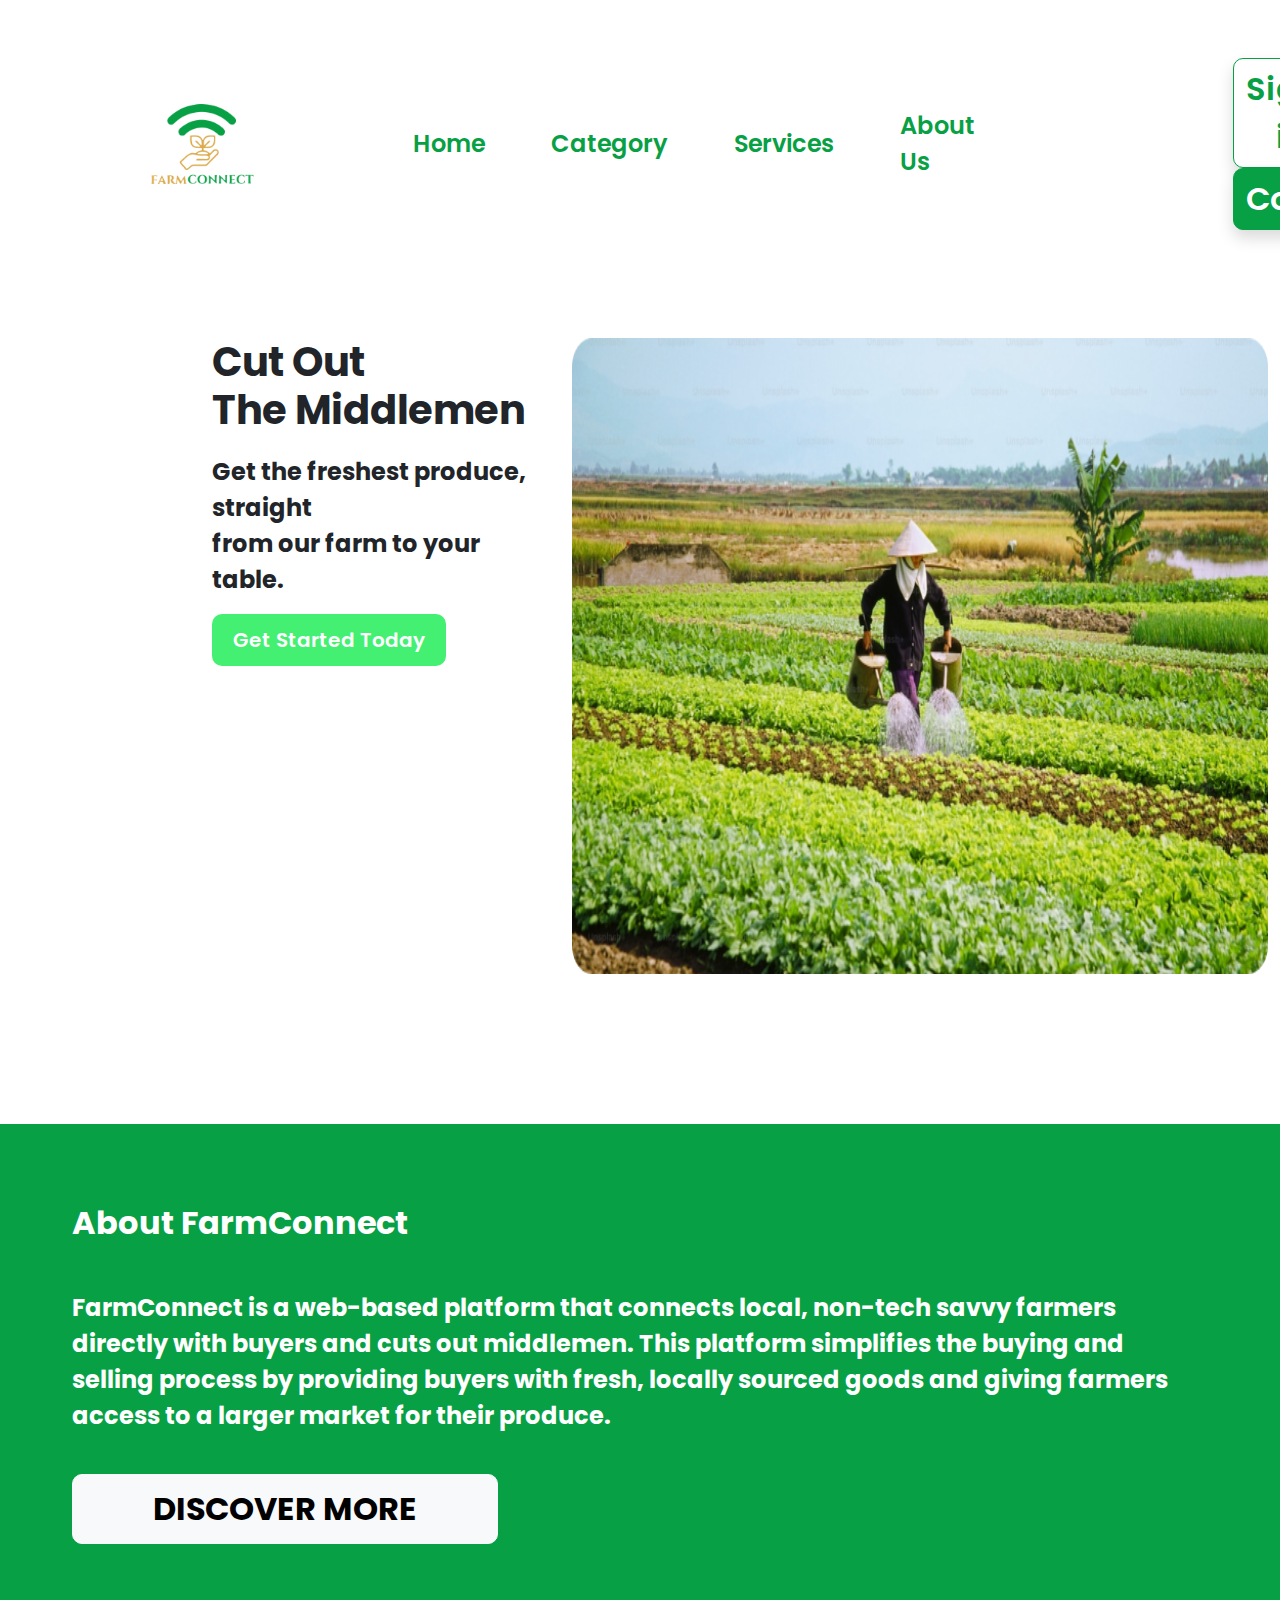
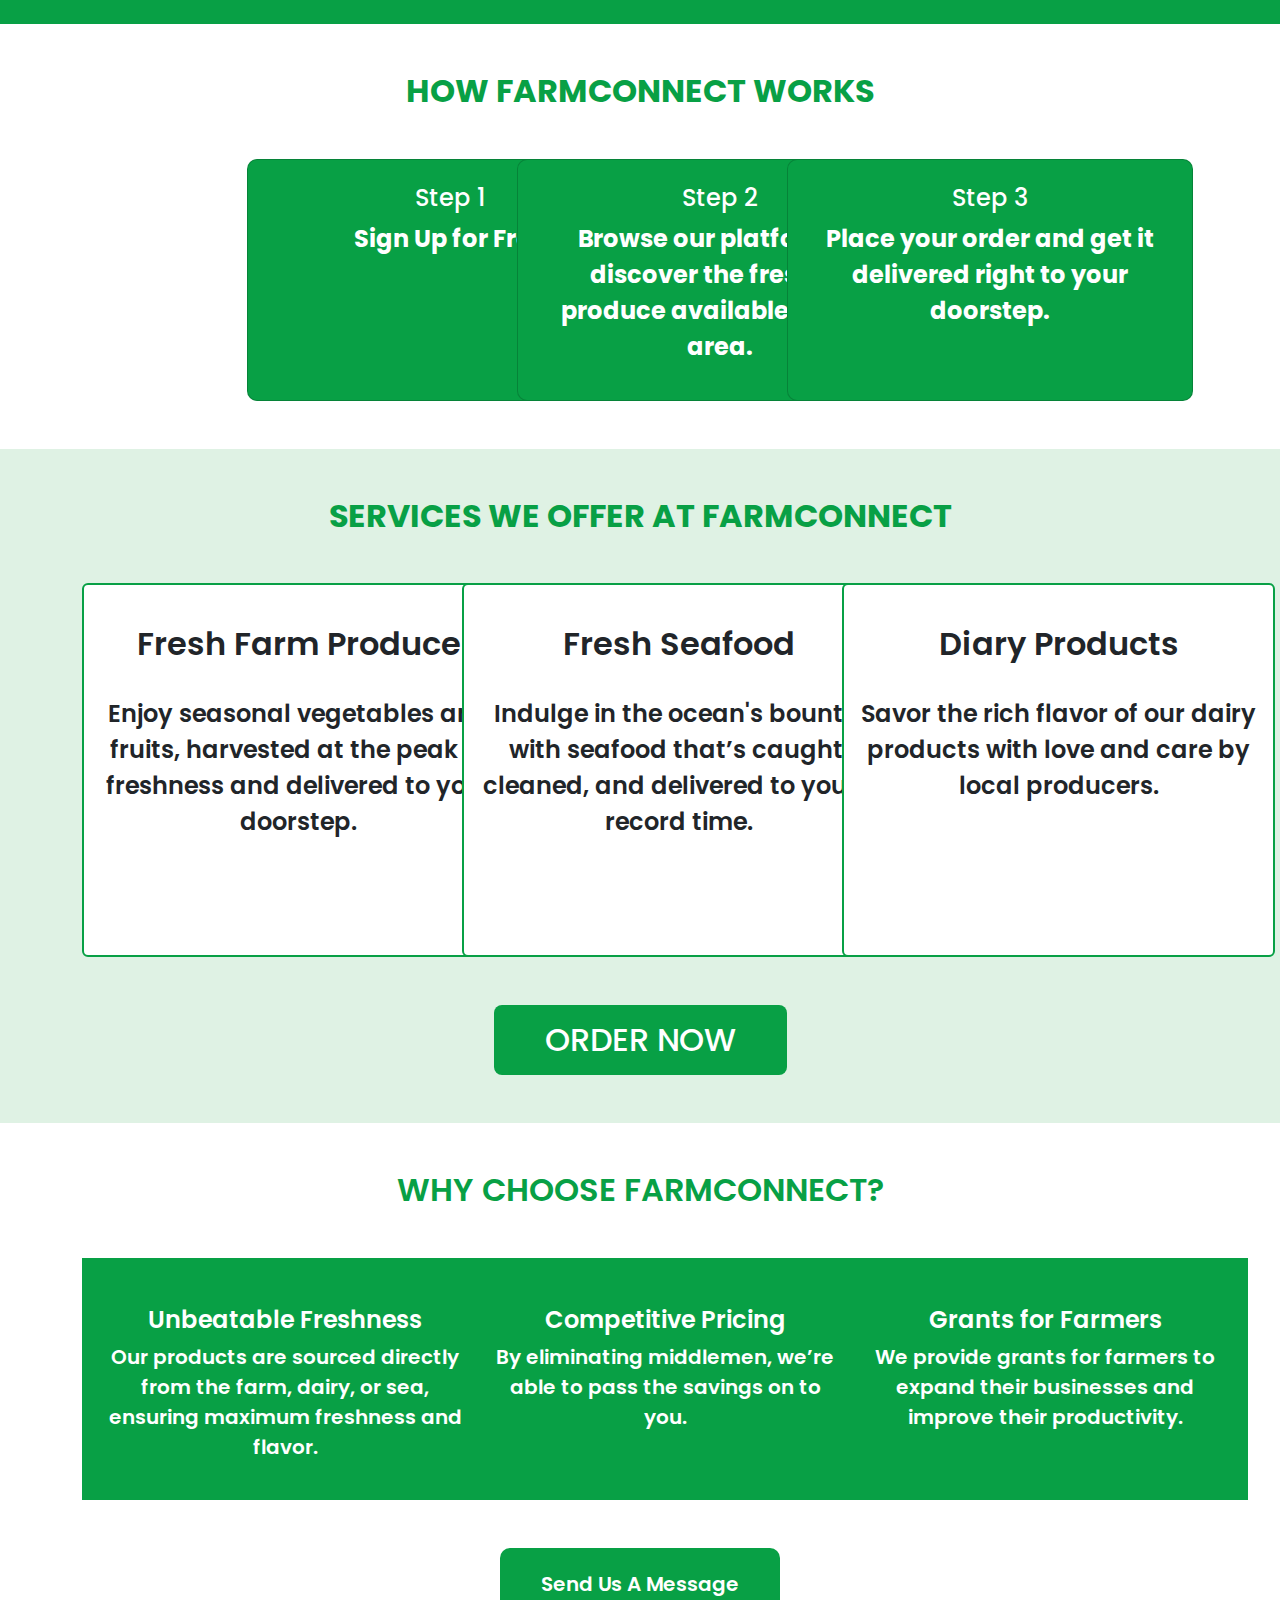
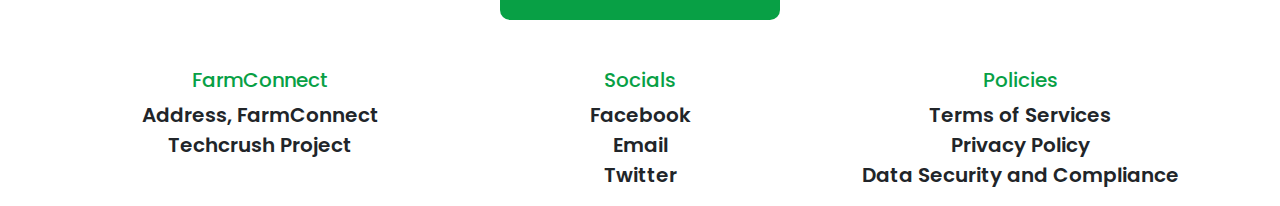
<file: index.html>
<!DOCTYPE html>
<html lang="en">
<head>
    <meta charset="UTF-8">
    <meta name="viewport" content="width=device-width, initial-scale=1.0">


     <!-- Bootstrap CSS -->
     <link
     href="https://cdn.jsdelivr.net/npm/bootstrap@5.0.2/dist/css/bootstrap.min.css"
     rel="stylesheet"
   />

    <!-- css  -->
    <link rel="stylesheet" href="style.css">

    <!-- Google Fonts -->
    <link
      href="https://fonts.googleapis.com/css2?family=Poppins:wght@400;600&display=swap"
      rel="stylesheet"
    />

    <title>FarmConnect</title>
</head>
<body>
  <nav class="navbar navbar-expand-lg">
    <div class="nav-container">
      <a class="logo" href="#"><img src="img/logo2.png" alt="FarmConnect Logo" height="80"></a>
     
      <div class="navbar-li" id="navbarNav">
        <ul class="navbar-nav">
          <li class="nav-item">
            <a class="nav-link" href="#">Home</a>
          </li>
          <li class="nav-item">
            <a class="nav-link" href="#">Category</a>
          </li>
          <li class="nav-item">
            <a class="nav-link" href="#">Services</a>
          </li>
          <li class="nav-item">
            <a class="nav-link" href="#">About Us</a>
          </li>
        </ul>
        
      </div>
      <div class="btns">
        <a href="sign-in.html" class="btn me-5 shadow">Sign-in</a>
        <a href="#" class="btn shadow">Contact</a>
      </div>
    </div>
  </nav>

  <section class="first-section">
    <div class="container-fluid">
      <div class="row">
        <div class="col-lg-4">
          <h1>Cut Out <br>The Middlemen</h1>
          <p>Get the freshest produce, straight <br>from our farm to your table.</p>
          <a href="sign-up_farmer.html" class="btn btn-lg">Get Started Today</a>
        </div>
        <div class="col-lg-8">
          <img src="img/farmer_working.png" alt="Farmer working" class="img-fluid">
        </div>
      </div>
    </div>
  </section>

  <section class="second-section text-white">
    <div class="container-fluid">
      <div class="row">
        <div>
          <h2>About FarmConnect</h2>
          <p class="mt-5">FarmConnect is a web-based platform that connects local, non-tech savvy farmers directly with buyers and cuts out middlemen. This platform simplifies the buying and selling process by providing buyers with fresh, locally sourced goods and giving farmers access to a larger market for their produce.</p>
          <a href="#" class="btn btn-light mt-4">Discover More</a>
        </div>
      </div>
    </div>
  </section>

  <section class="third-section py-5">
    <div class="container-fluid">
      <h2 class="section-header text-center">How FarmConnect Works</h2>
      <div class="row justify-content-center text-center mt-5">
        <div class="col-md-3">
          <div class="card p-4">
            <h4>Step 1</h4>
            <p>Sign Up for Free</p>
          </div>
        </div>
        <div class="col-md-3">
          <div class="card p-4">
            <h4>Step 2</h4>
            <p>Browse our platform to discover the freshest produce available in your area.</p>
          </div>
        </div>
        <div class="col-md-3">
          <div class="card p-4">
            <h4>Step 3</h4>
            <p>Place your order and get it delivered right to your doorstep.</p>
          </div>
        </div>
      </div>
    </div>
  </section>

  <section class="fourth-section py-5">
    <div class="container">
      <h2 class="section-header text-center">Services We Offer at FarmConnect</h2>
      <div class="row text-center mt-5">
        <div class="col-md-4">
          <div class="card p-3">
            <h4 class="p-4">Fresh Farm Produce</h4>
            <p>Enjoy seasonal vegetables and fruits, harvested at the peak of freshness and delivered to your doorstep.</p>
          </div>
        </div>
        <div class="col-md-4">
          <div class="card p-3">
            <h4 class="p-4">Fresh Seafood</h4>
            <p>Indulge in the ocean's bounty, with seafood that’s caught, cleaned, and delivered to you in record time.</p>
          </div>
        </div>
        <div class="col-md-4">
          <div class="card p-3">
            <h4 class="p-4">Diary Products</h4>
            <p>Savor the rich flavor of our dairy products with love and care by local producers.</p>
          </div>
        </div>
      </div>
      <div class="text-center mt-5">
        <a href="#" class="btn btn-lg">Order Now</a>
      </div>
    </div>
  </section>

  <section class="fifth-section py-5">
    <div class="container">
      <h2 class="section-header text-center">Why Choose FarmConnect?</h2>
      <div class="row text-center why-cards mt-5">
        <div class="col-md-4">
          <div class="why-card p-4">
            <h4 class="mt-4">Unbeatable Freshness</h4>
            <p>Our products are sourced directly from the farm, dairy, or sea, ensuring maximum freshness and flavor.</p>
          </div>
        </div>
        <div class="col-md-4">
          <div class="why-card p-4">
            <h4 class="mt-4">Competitive Pricing</h4>
            <p>By eliminating middlemen, we’re able to pass the savings on to you.</p>
          </div>
        </div>
        <div class="col-md-4">
          <div class="why-card p-4">
            <h4 class="mt-4">Grants for Farmers</h4>
            <p>We provide grants for farmers to expand their businesses and improve their productivity.</p>
          </div>
        </div>
      </div>
      <div class="text-center mt-5 send-btn">
        <a href="#" class="btn">Send Us A Message</a>
      </div>
    </div>
  </section>

   <!-- Footer -->
   <footer>
    <div class="container">
      <div class="row">
        <div class="col-md-4">
          <h5>FarmConnect</h5>
          <p>Address, FarmConnect <br>Techcrush Project</p>
        </div>
        <div class="col-md-4">
          <h5>Socials</h5>
          <p>Facebook <br>Email <br>Twitter</p>
        </div>
        <div class="col-md-4">
          <h5>Policies</h5>
          <p>Terms of Services <br>Privacy Policy <br>Data Security and Compliance</p>

</body>
</html>
</file>
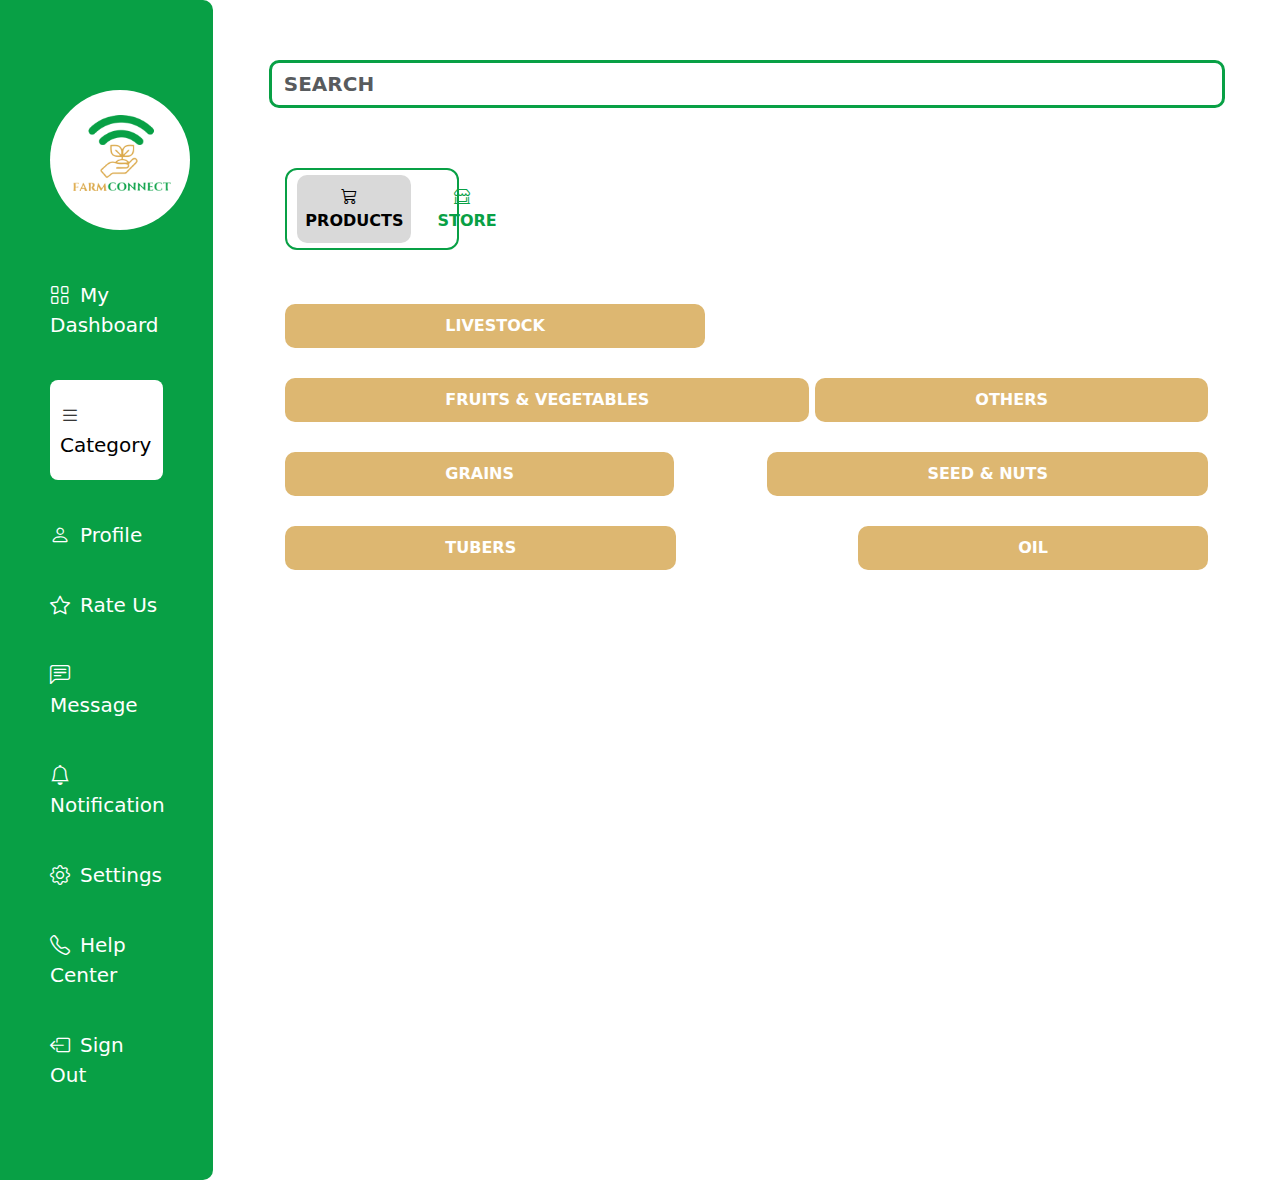
<file: category.html>
<!DOCTYPE html>
<html lang="en">
  <head>
    <meta charset="UTF-8" />
    <meta name="viewport" content="width=device-width, initial-scale=1.0" />

    <!-- Bootstrap CSS -->
    <link
      href="https://cdn.jsdelivr.net/npm/bootstrap@5.0.2/dist/css/bootstrap.min.css"
      rel="stylesheet"
    />

    <!-- Bootstrap Icons -->
  <link href="https://cdn.jsdelivr.net/npm/bootstrap-icons/font/bootstrap-icons.css" rel="stylesheet">

    <!-- Style  -->
    <link rel="stylesheet" href="category.css" />

    <!-- Java Script  -->
    <script type="text/javascript" src="script.js" defer></script>

    <!-- Google Fonts -->
    <link
      href="https://fonts.googleapis.com/css2?family=Poppins:wght@400;600&display=swap"
      rel="stylesheet"
    />

    <title>Buyers Dashboard</title>
  </head>
<body>
    <div class="container-fluid">
        <div class="row">

            <!-- sidebar  -->
             <div class="col-md-2 sidebar">
                <div class="logo"><img src="img/logo2.png" alt="farmConnect logo"></div>
                
                <a href="buyers-db.html" class="inactive"><i class="bi bi-grid "></i>My Dashboard</a>
            
                <a href="#" class="active"><i class="bi bi-list"></i>Category</a>
                <a href="profile.html" class="inactive"><i class="bi bi-person"></i>Profile</a>
                <a href="rate-us.html" class="inactive"><i class="bi bi-star"></i>Rate Us</a>
                <a href="message.html" class="inactive"><i class="bi bi-chat-left-text"></i>Message</a>
                <a href="notification.html" class="inactive"><i class="bi bi-bell"></i>Notification</a>
                <a href="settings.html" class="inactive"><i class="bi bi-gear"></i>Settings</a>
                <a href="help-center.html" class="inactive"><i class="bi bi-telephone"></i>Help Center</a>
                <a href="sign-in.html" class="inactive"><i class="bi bi-box-arrow-left"></i></i>Sign Out</a>
             </div>

              <!-- main  -->
              <div class="col-md-10">
                <div class="search-bar col-md-11">
                    
                    <input type="text" class="form-control"  placeholder="Search">
                </div>

        
                <div class="toggle-btns d-flex col-md-2">
                    <button class="toggle-btn active" id="productsToggle"  onclick="productsClick()">
                      <i class="bi bi-cart3"></i>PRODUCTS
                    </button>
                    <button class="toggle-btn inactive" id="storeToggle"  onclick="storeClick()">
                        <i class="bi bi-shop-window"></i>STORE
                    </button>
                  </div> 
                    
                    <div class="categories  d-flex flex-wrap mt-4"> 
                        <button class="category">LIVESTOCK</button> 
                        <button class="category">FRUITS & VEGETABLES</button> 
                        <button class="category">OTHERS</button>
                        <button class="category">GRAINS</button> 
                        <button class="category">SEED & NUTS</button> 
                        <button class="category">TUBERS</button> 
                        <button class="category">OIL</button> 
                    </div>
              </div>

    
</body>
</html>
</file>
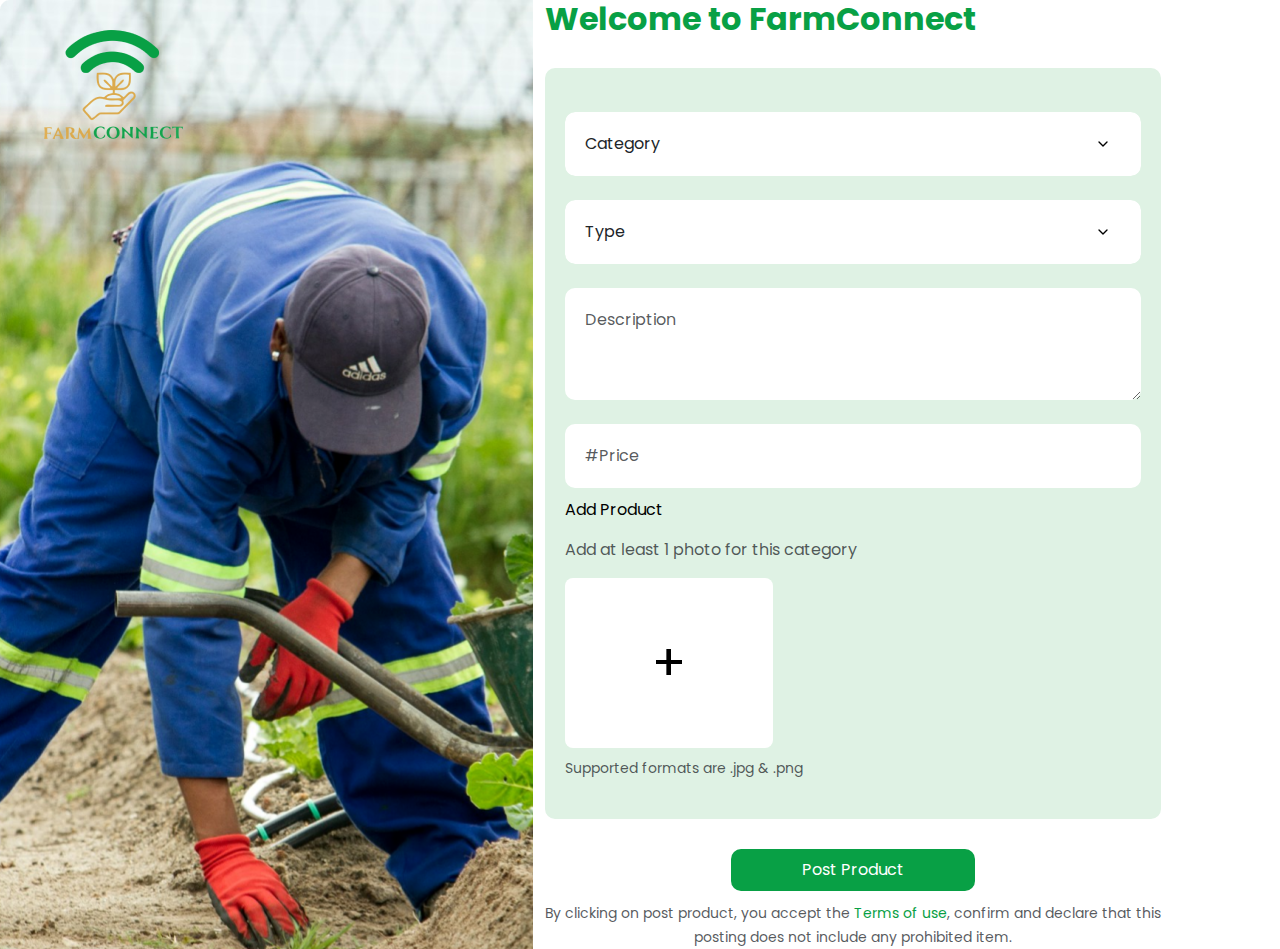
<file: farmers-db.html>
<!DOCTYPE html>
<html lang="en">
  <head>
    <meta charset="UTF-8" />
    <meta name="viewport" content="width=device-width, initial-scale=1.0" />

    <!-- Bootstrap CSS -->
    <link
      href="https://cdn.jsdelivr.net/npm/bootstrap@5.0.2/dist/css/bootstrap.min.css"
      rel="stylesheet"
    />
    <!-- Style  -->
    <link rel="stylesheet" href="farmers-db.css" />

    <!-- Java Script  -->
    <script type="text/javascript" src="script.js" defer></script>

    <!-- Google Fonts -->
    <link
      href="https://fonts.googleapis.com/css2?family=Poppins:wght@400;600&display=swap"
      rel="stylesheet"
    />

    <title>Farmers Dashboard</title>
  </head>
<body>
    <div class="container-fluid">
        <div class="row db-container">

            <!-- Left panel -->
        <div class="col-md-5 left-panel">
            <div class="row">
            <div>
                <img src="img/logo2.png" alt="FarmConnect Logo" class="logo" />
              </div>
        </div>
    </div>

        <!-- Right panel  -->
<div class="col-md-6 d-flex flex-column justify-content-center p-">
        <h1>Welcome to FarmConnect</h1>
      <form>
        <div class="form-group"> <label for="category"></label> <select class="form-control" id="category"> <option>Category</option></select> </div>

        <div class="form-group"> <label for="type"></label> <select class="form-control" id="type"> <option>Type</option> 
         </select> </div>

         <div class="form-group"> <label for="description"></label> <textarea class="form-control" id="description" rows="3" placeholder="Description"></textarea> </div>

         <div class="form-group"> <label for="price"></label> <input type="number" class="form-control" id="price" placeholder="#Price"> </div>

         <div>
         <p>Add Product</p>
         <p class="text-muted">Add at least 1 photo for this category</p>
        </div>

         <div class="form-group add-image-container"> <label for="photo" class="image-box">
            <span class="plus">+</span>
         </label> 
            
            <input type="file" class="form-control-file" id="photo" accept=".jpg, .png"> 
         </div>
         <div class="form-text text-muted">Supported formats are .jpg & .png
        </div>
      </form>

      <div class="submit-btn">
        <div><button type="submit" class="btn">Post Product</button> </div>
      <div><small class="form-text text-muted"> By clicking on post product, you accept the <a href="#">Terms of use</a>, confirm and declare that this posting does not include any prohibited item. </small></div>
    </div>
 

 </div>
    
    
</body>
</html>
</file>
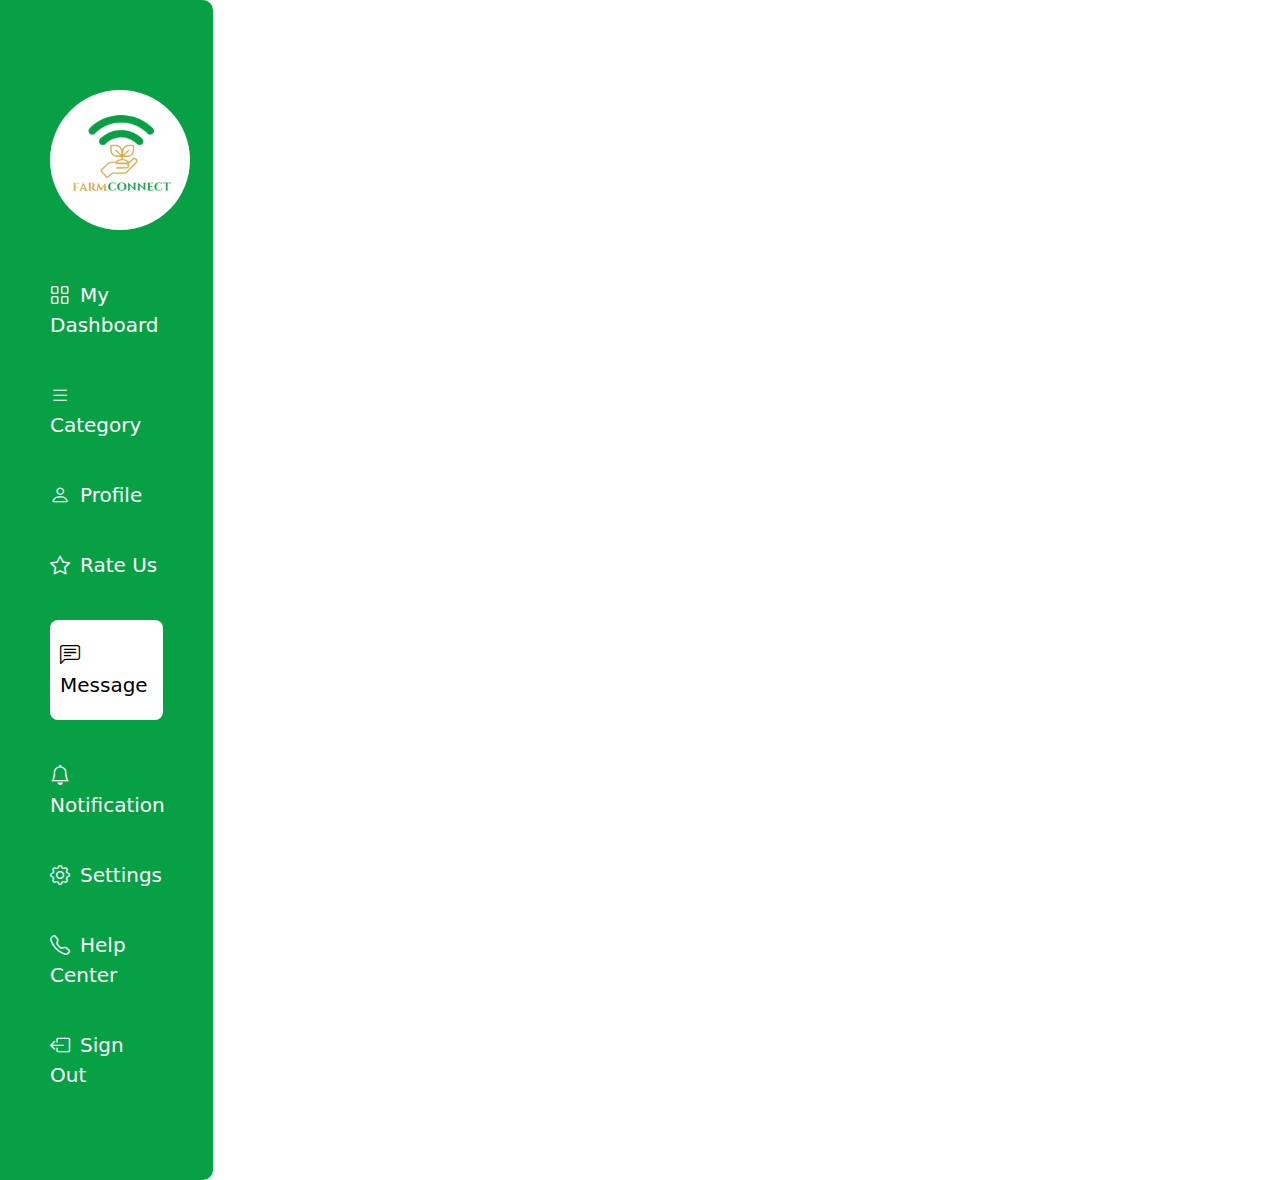
<file: message.html>
<!DOCTYPE html>
<html lang="en">
  <head>
    <meta charset="UTF-8" />
    <meta name="viewport" content="width=device-width, initial-scale=1.0" />

    <!-- Bootstrap CSS -->
    <link
      href="https://cdn.jsdelivr.net/npm/bootstrap@5.0.2/dist/css/bootstrap.min.css"
      rel="stylesheet"
    />

    <!-- Bootstrap Icons -->
  <link href="https://cdn.jsdelivr.net/npm/bootstrap-icons/font/bootstrap-icons.css" rel="stylesheet">

    <!-- Style  -->
    <link rel="stylesheet" href="message.css" />

    <!-- Java Script  -->
    <script type="text/javascript" src="script.js" defer></script>

    <!-- Google Fonts -->
    <link
      href="https://fonts.googleapis.com/css2?family=Poppins:wght@400;600&display=swap"
      rel="stylesheet"
    />

    <title>Buyers Dashboard</title>
  </head>
<body>
    <div class="container-fluid">
        <div class="row">

            <!-- sidebar  -->
             <div class="col-md-2 sidebar">
                <div class="logo"><img src="img/logo2.png" alt="farmConnect logo"></div>
                
                <a href="buyers-db.html" class="inactive"><i class="bi bi-grid "></i>My Dashboard</a>
            
                <a href="#" class="inactive"><i class="bi bi-list"></i>Category</a>
                <a href="profile.html" class="inactive"><i class="bi bi-person"></i>Profile</a>
                <a href="rate-us.html" class="inactive"><i class="bi bi-star"></i>Rate Us</a>
                <a href="message.html" class="active"><i class="bi bi-chat-left-text"></i>Message</a>
                <a href="notification.html" class="inactive"><i class="bi bi-bell"></i>Notification</a>
                <a href="settings.html" class="inactive"><i class="bi bi-gear"></i>Settings</a>
                <a href="help-center.html" class="inactive"><i class="bi bi-telephone"></i>Help Center</a>
                <a href="sign-in.html" class="inactive"><i class="bi bi-box-arrow-left"></i></i>Sign Out</a>
             </div>
    
</body>
</html>
</file>
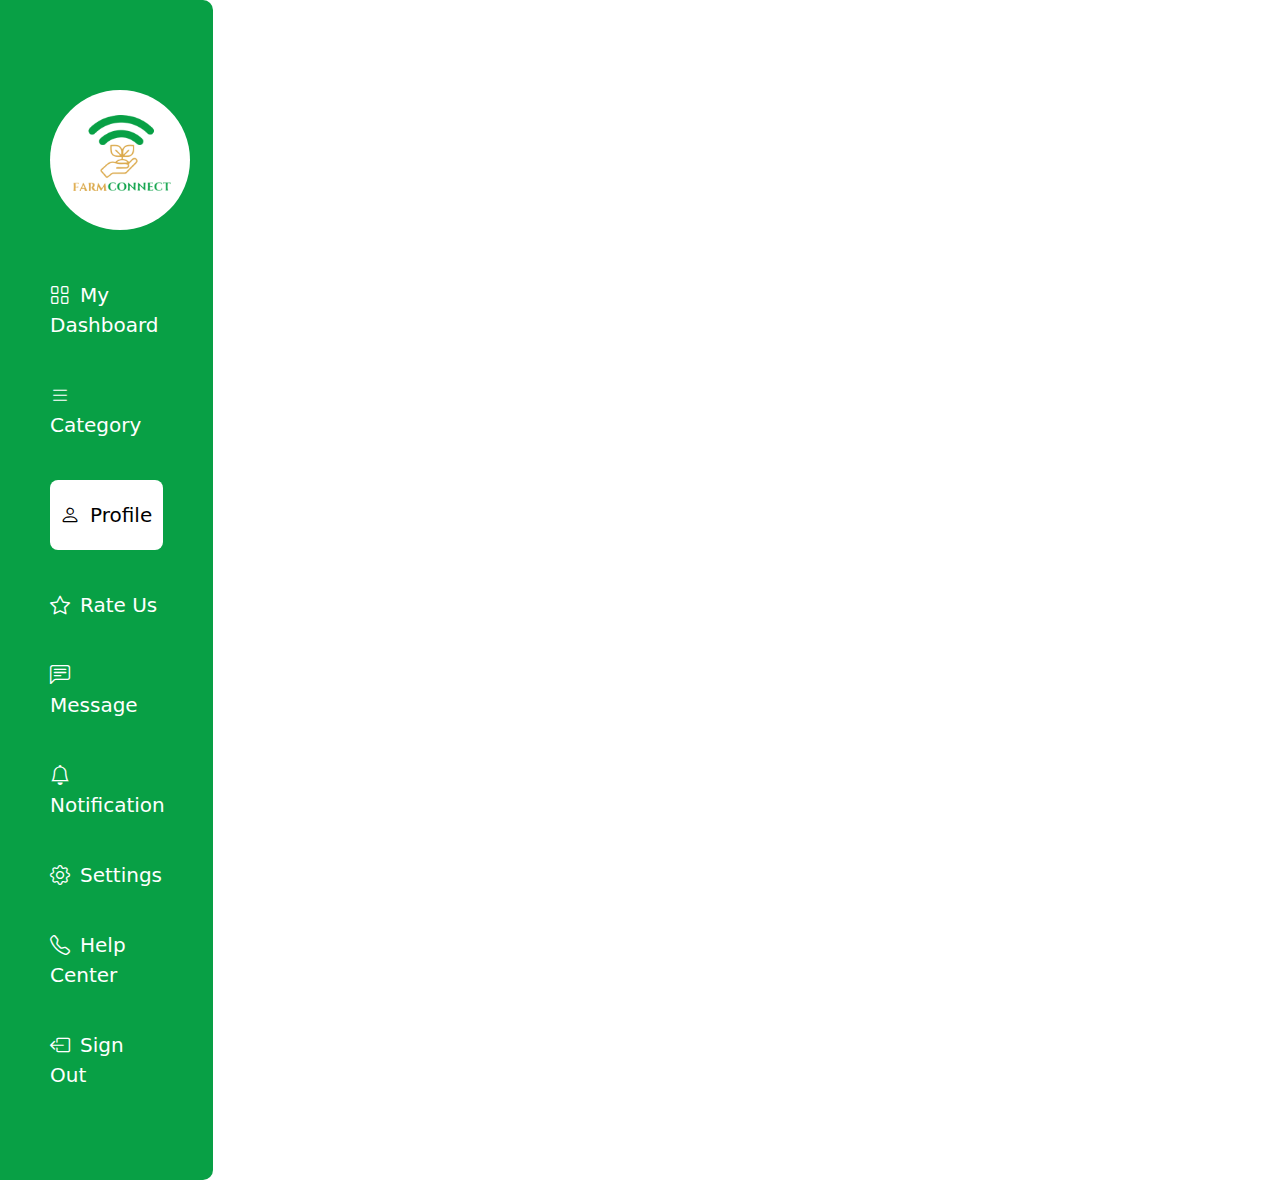
<file: profile.html>
<!DOCTYPE html>
<html lang="en">
  <head>
    <meta charset="UTF-8" />
    <meta name="viewport" content="width=device-width, initial-scale=1.0" />

    <!-- Bootstrap CSS -->
    <link
      href="https://cdn.jsdelivr.net/npm/bootstrap@5.0.2/dist/css/bootstrap.min.css"
      rel="stylesheet"
    />

    <!-- Bootstrap Icons -->
  <link href="https://cdn.jsdelivr.net/npm/bootstrap-icons/font/bootstrap-icons.css" rel="stylesheet">

    <!-- Style  -->
    <link rel="stylesheet" href="profile.css" />

    <!-- Java Script  -->
    <script type="text/javascript" src="script.js" defer></script>

    <!-- Google Fonts -->
    <link
      href="https://fonts.googleapis.com/css2?family=Poppins:wght@400;600&display=swap"
      rel="stylesheet"
    />

    <title>Buyers Dashboard</title>
  </head>
<body>
    <div class="container-fluid">
        <div class="row">

            <!-- sidebar  -->
             <div class="col-md-2 sidebar">
                <div class="logo"><img src="img/logo2.png" alt="farmConnect logo"></div>
                
                <a href="buyers-db.html" class="inactive"><i class="bi bi-grid "></i>My Dashboard</a>
            
                <a href="category.html" class="inactive"><i class="bi bi-list"></i>Category</a>
                <a href="#" class="active"><i class="bi bi-person"></i>Profile</a>
                <a href="rate-us.html" class="inactive"><i class="bi bi-star"></i>Rate Us</a>
                <a href="message.html" class="inactive"><i class="bi bi-chat-left-text"></i>Message</a>
                <a href="notification.html" class="inactive"><i class="bi bi-bell"></i>Notification</a>
                <a href="settings.html" class="inactive"><i class="bi bi-gear"></i>Settings</a>
                <a href="help-center.html" class="inactive"><i class="bi bi-telephone"></i>Help Center</a>
                <a href="sign-in.html" class="inactive"><i class="bi bi-box-arrow-left"></i></i>Sign Out</a>
             </div>
    
</body>
</html>
</file>
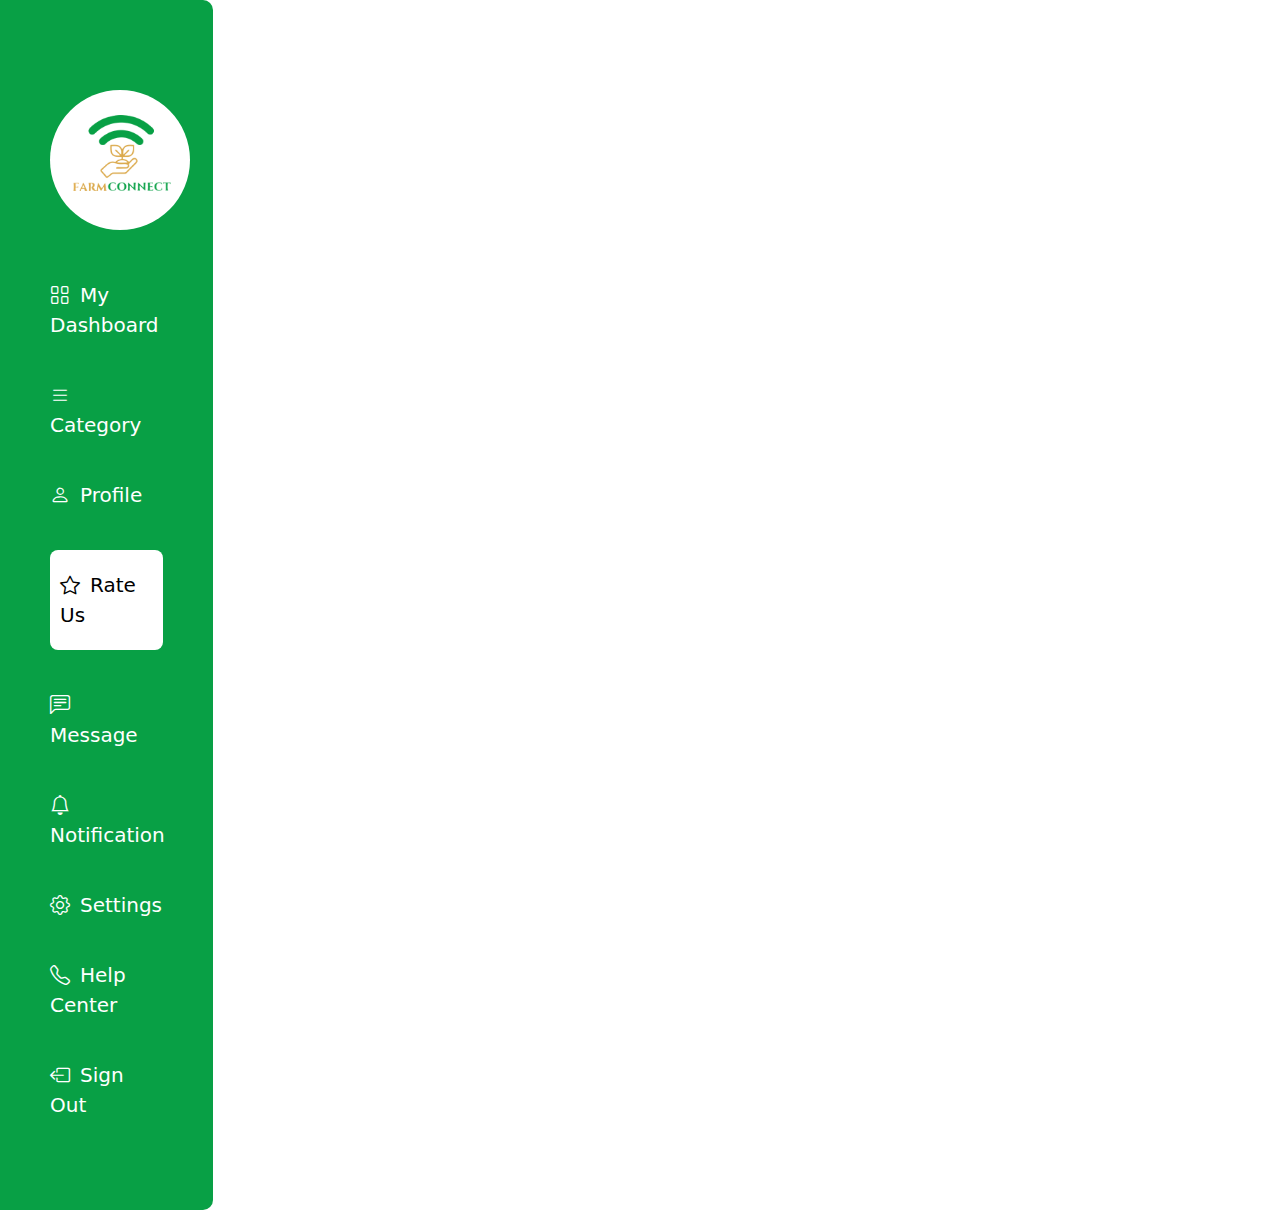
<file: rate-us.html>
<!DOCTYPE html>
<html lang="en">
  <head>
    <meta charset="UTF-8" />
    <meta name="viewport" content="width=device-width, initial-scale=1.0" />

    <!-- Bootstrap CSS -->
    <link
      href="https://cdn.jsdelivr.net/npm/bootstrap@5.0.2/dist/css/bootstrap.min.css"
      rel="stylesheet"
    />

    <!-- Bootstrap Icons -->
  <link href="https://cdn.jsdelivr.net/npm/bootstrap-icons/font/bootstrap-icons.css" rel="stylesheet">

    <!-- Style  -->
    <link rel="stylesheet" href="rate-us.css" />

    <!-- Java Script  -->
    <script type="text/javascript" src="script.js" defer></script>

    <!-- Google Fonts -->
    <link
      href="https://fonts.googleapis.com/css2?family=Poppins:wght@400;600&display=swap"
      rel="stylesheet"
    />

    <title>Buyers Dashboard</title>
  </head>
<body>
    <div class="container-fluid">
        <div class="row">

            <!-- sidebar  -->
             <div class="col-md-2 sidebar">
                <div class="logo"><img src="img/logo2.png" alt="farmConnect logo"></div>
                
                <a href="buyers-db.html" class="inactive"><i class="bi bi-grid "></i>My Dashboard</a>
            
                <a href="#" class="inactive"><i class="bi bi-list"></i>Category</a>
                <a href="profile.html" class="inactive"><i class="bi bi-person"></i>Profile</a>
                <a href="rate-us.html" class="active"><i class="bi bi-star"></i>Rate Us</a>
                <a href="message.html" class="inactive"><i class="bi bi-chat-left-text"></i>Message</a>
                <a href="notification.html" class="inactive"><i class="bi bi-bell"></i>Notification</a>
                <a href="settings.html" class="inactive"><i class="bi bi-gear"></i>Settings</a>
                <a href="help-center.html" class="inactive"><i class="bi bi-telephone"></i>Help Center</a>
                <a href="sign-in.html" class="inactive"><i class="bi bi-box-arrow-left"></i></i>Sign Out</a>
             </div>
    
</body>
</html>
</file>
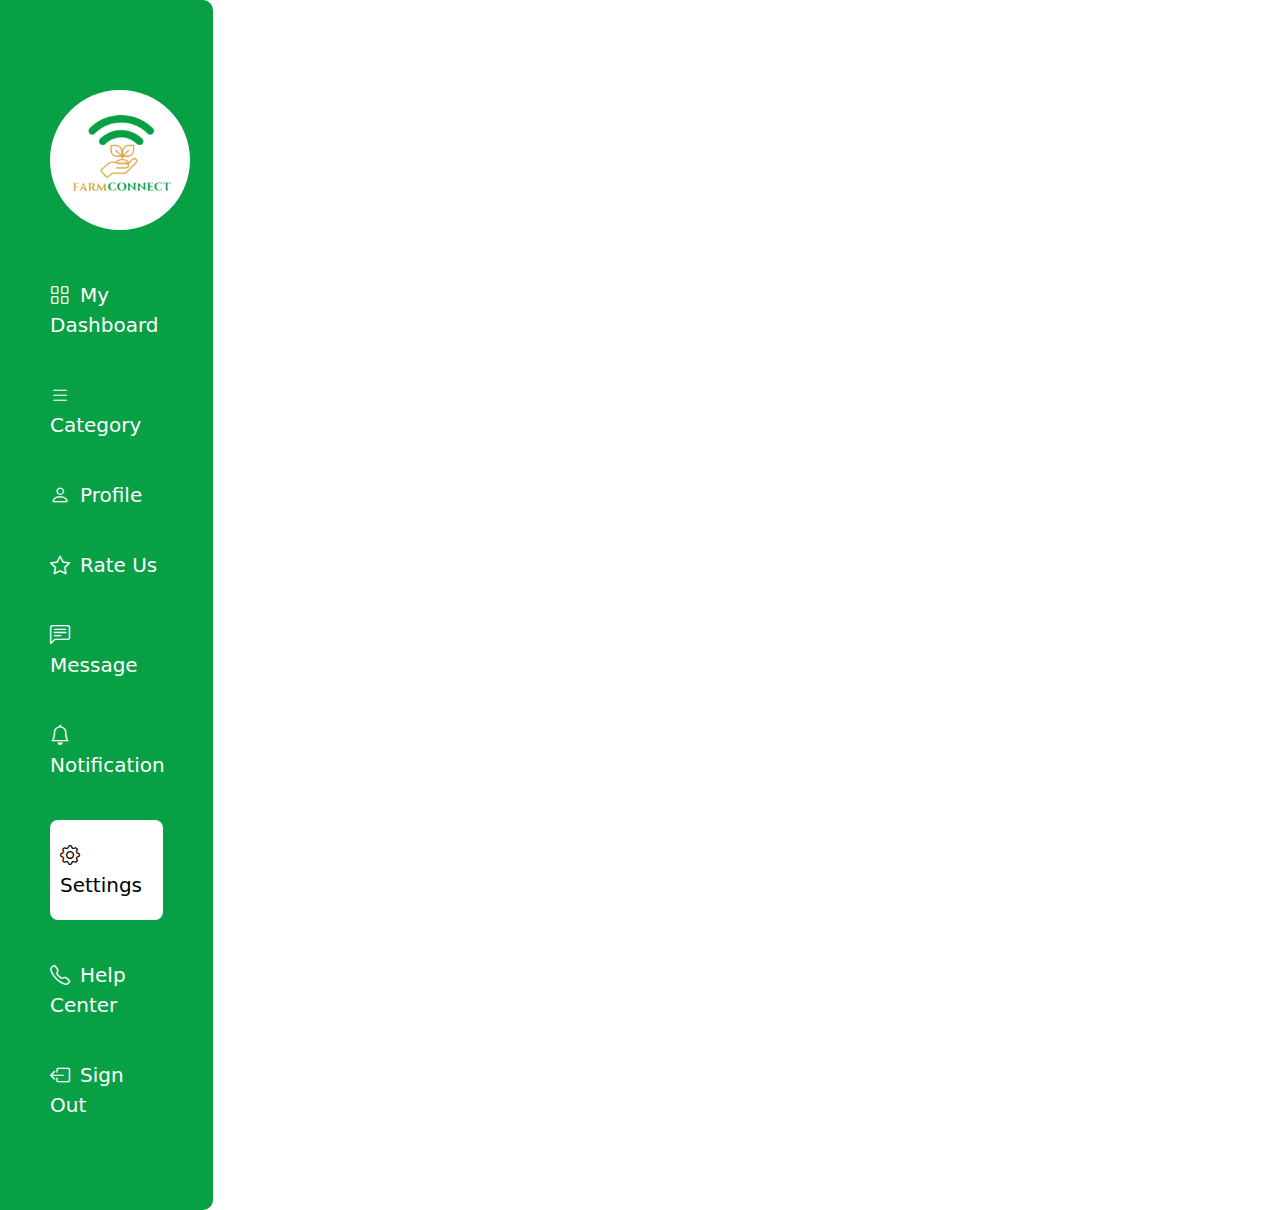
<file: settings.html>
<!DOCTYPE html>
<html lang="en">
  <head>
    <meta charset="UTF-8" />
    <meta name="viewport" content="width=device-width, initial-scale=1.0" />

    <!-- Bootstrap CSS -->
    <link
      href="https://cdn.jsdelivr.net/npm/bootstrap@5.0.2/dist/css/bootstrap.min.css"
      rel="stylesheet"
    />

    <!-- Bootstrap Icons -->
  <link href="https://cdn.jsdelivr.net/npm/bootstrap-icons/font/bootstrap-icons.css" rel="stylesheet">

    <!-- Style  -->
    <link rel="stylesheet" href="settings.css" />

    <!-- Java Script  -->
    <script type="text/javascript" src="script.js" defer></script>

    <!-- Google Fonts -->
    <link
      href="https://fonts.googleapis.com/css2?family=Poppins:wght@400;600&display=swap"
      rel="stylesheet"
    />

    <title>Buyers Dashboard</title>
  </head>
<body>
    <div class="container-fluid">
        <div class="row">

            <!-- sidebar  -->
             <div class="col-md-2 sidebar">
                <div class="logo"><img src="img/logo2.png" alt="farmConnect logo"></div>
                
                <a href="buyers-db.html" class="inactive"><i class="bi bi-grid "></i>My Dashboard</a>
            
                <a href="#" class="inactive"><i class="bi bi-list"></i>Category</a>
                <a href="profile.html" class="inactive"><i class="bi bi-person"></i>Profile</a>
                <a href="rate-us.html" class="inactive"><i class="bi bi-star"></i>Rate Us</a>
                <a href="message.html" class="inactive"><i class="bi bi-chat-left-text"></i>Message</a>
                <a href="notification.html" class="inactive"><i class="bi bi-bell"></i>Notification</a>
                <a href="settings.html" class="active"><i class="bi bi-gear"></i>Settings</a>
                <a href="help-center.html" class="inactive"><i class="bi bi-telephone"></i>Help Center</a>
                <a href="sign-in.html" class="inactive"><i class="bi bi-box-arrow-left"></i></i>Sign Out</a>
             </div>
    
</body>
</html>
</file>
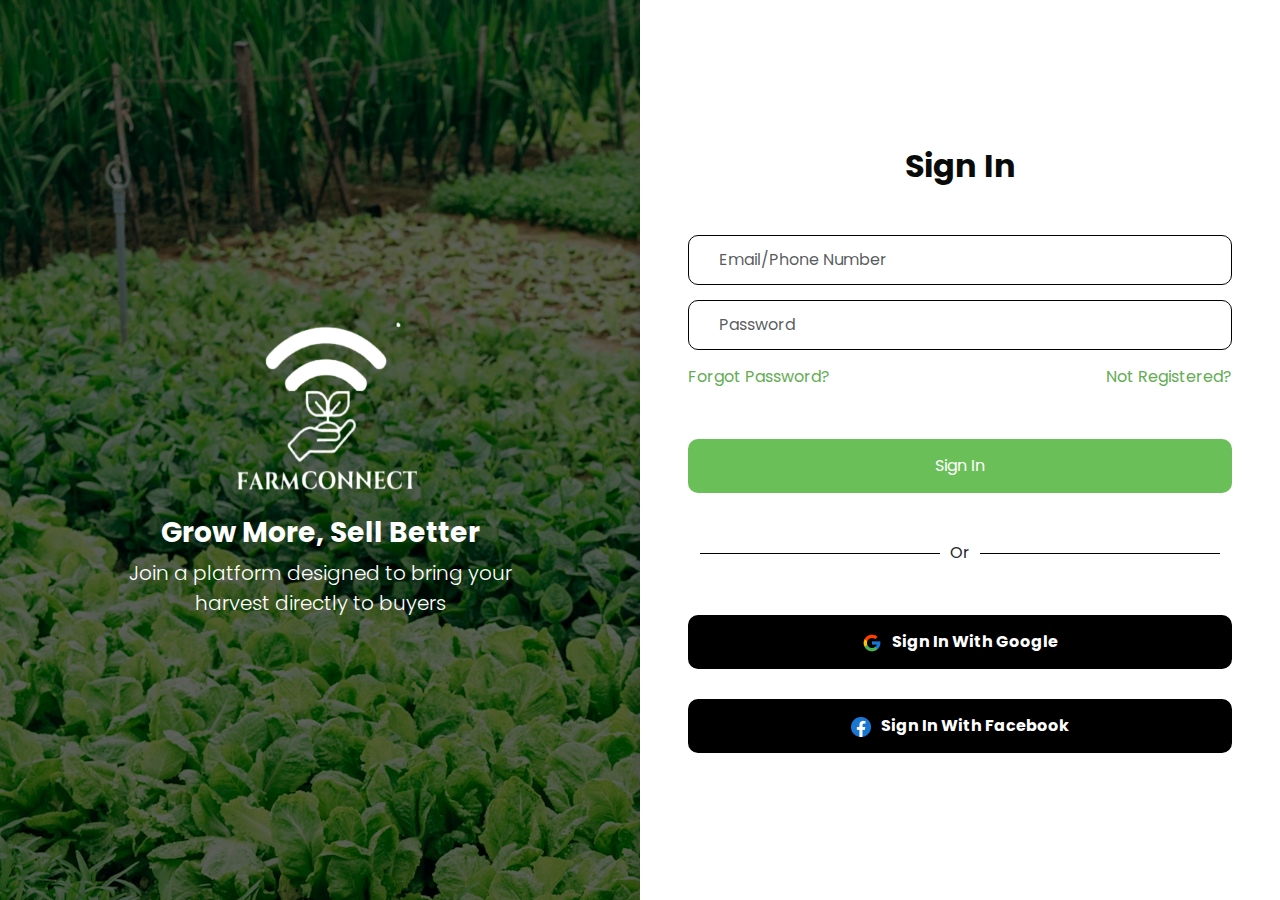
<file: sign-in.html>
<!DOCTYPE html>
<html lang="en">
  <head>
    <meta charset="UTF-8" />
    <meta name="viewport" content="width=device-width, initial-scale=1.0" />

    <!-- Bootstrap CSS -->
    <link
      href="https://cdn.jsdelivr.net/npm/bootstrap@5.0.2/dist/css/bootstrap.min.css"
      rel="stylesheet"
    />
    <!-- Style  -->
    <link rel="stylesheet" href="sign-in.css" />

    <!-- Java Script  -->
    <script type="text/javascript" src="script.js" defer></script>

    <!-- Google Fonts -->
    <link
      href="https://fonts.googleapis.com/css2?family=Poppins:wght@400;600&display=swap"
      rel="stylesheet"
    />

    <title>FarmConnect Sign In</title>
  </head>
  <body>
    <div class="container-fluid">
      <div class="row signin-container">

        <!-- Left panel -->
        <div class="col-md-6 left-panel">
          <div class="overlay row">
            
            <div>
              <div>
                <img src="img/Logo.png" alt="FarmConnect Logo" class="logo" />
              </div>
              <h3 class="fw-bold">Grow More, Sell Better</h3>
              <p class="lead">
                Join a platform designed to bring your <br />harvest directly to
                buyers
              </p>
            </div>
          </div>
        </div>

        <!-- Right panel  -->
        <div
          class="col-md-6 d-flex flex-column justify-content-center p-5 shadow"
        >
          <div class="text-center">
            <h1>Sign In</h1>
          </div>


          <form id="signinForm">
            <input
              type="text"
              name="full Name"
              class="form-control"
              placeholder="Email/Phone Number"
              required
            />
           
            <div class="password-container">
            <input
              type="password"
              name="password"
              class="form-control"
              placeholder="Password"
              required
            />
          
            </div>
            <div class="forgot-p">
                <a href="#">Forgot Password?</a>
                <a href="sign_up_farmer.html">Not Registered?</a>
                </div>
                <button type="submit" class="btn signin-btn">Sign In</button>

            <div class="container mt-5">
                <div class="divider">Or</div>
              </div>

              <div class="alt-signin">
                <div>
                    <button class="alt-signinBtn google">
                        <img src="img/flat-color-icons_google.png" alt="Google Icon">Sign In With Google
                    </button>
                </div>
                <div>
                    <button class="alt-signinBtn facebook">
                        <img src="img/logos_facebook.png" alt="Facebook Icon">Sign In With Facebook
                    </button>
                </div>
              </div>
          </form>
        </div>
      </div>
    </div>
  </body>
</html>
</file>
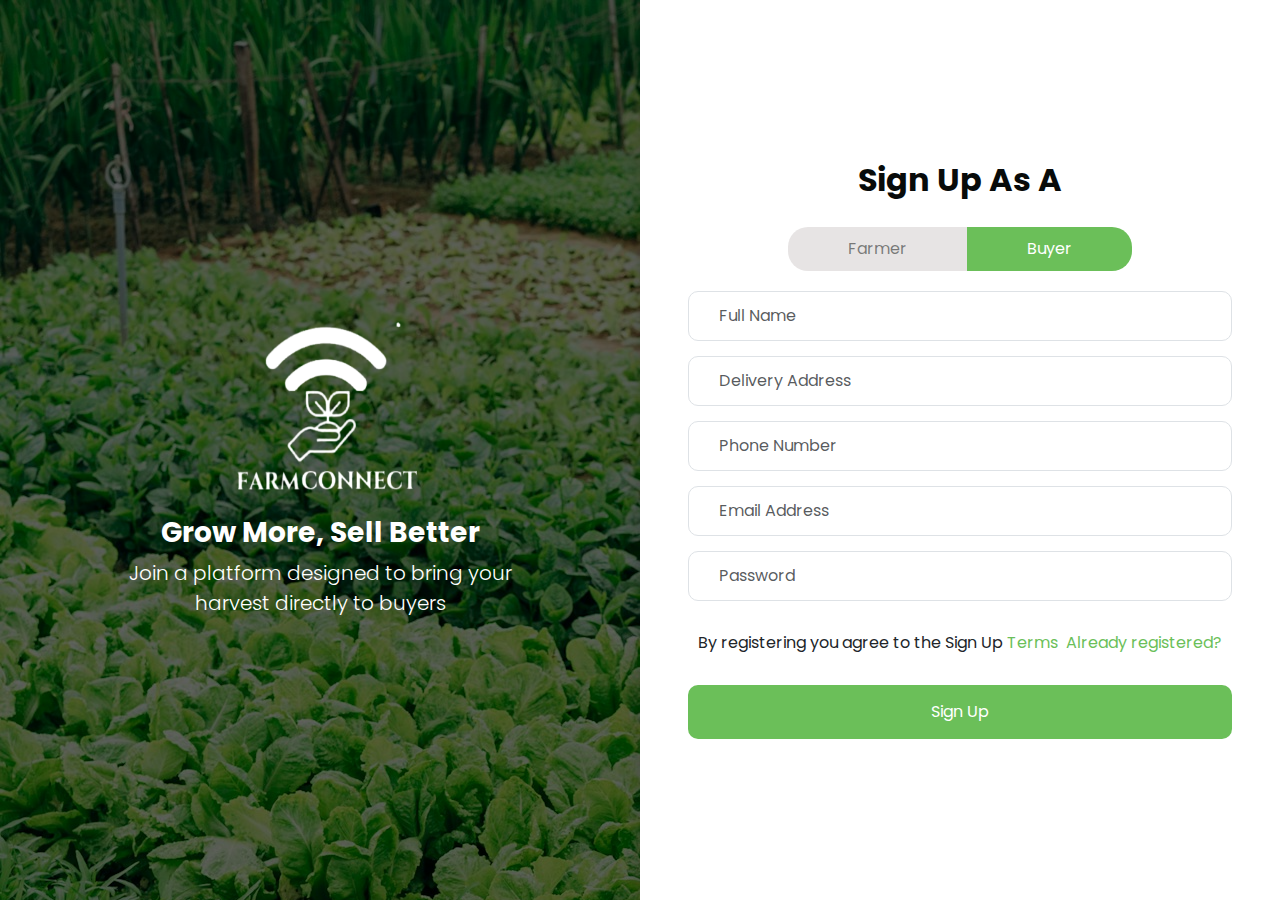
<file: sign-up_buyer.html>
<!DOCTYPE html>
<html lang="en">
  <head>
    <meta charset="UTF-8" />
    <meta name="viewport" content="width=device-width, initial-scale=1.0" />

    <!-- Bootstrap CSS -->
    <link
      href="https://cdn.jsdelivr.net/npm/bootstrap@5.0.2/dist/css/bootstrap.min.css"
      rel="stylesheet"
    />
    <!-- Style CSS  -->
    <link rel="stylesheet" href="sign-up.css" />

    <!-- Java Script  -->
    <script src="script.js"></script>

    <!-- Google Fonts -->
    <link
      href="https://fonts.googleapis.com/css2?family=Poppins:wght@400;600&display=swap"
      rel="stylesheet"
    />

    <title>FarmConnect Sign UP</title>
  </head>
  <body>
    <div class="container-fluid">
      <div class="row signup-container">
        <!-- Left panel -->
        <div class="col-md-6 left-panel">
          <div class="overlay row">
            <div>
              <div>
                <img src="img/Logo.png" alt="FarmConnect Logo" class="logo" />
              </div>
              <h3 class="fw-bold">Grow More, Sell Better</h3>
              <p class="lead">
                Join a platform designed to bring your <br />harvest directly to
                buyers
              </p>
            </div>
          </div>
        </div>

        <!-- Right panel  -->
        <div
          class="col-md-6 d-flex flex-column justify-content-center p-5 shadow"
        >
          <div class="text-center">
            <h1>Sign Up As A</h1>
          </div>

          <div class="toggle-btns">
            <button class="toggle-btn inactive custom-radius" id="farmerToggle">
              <a href="index.html">Farmer</a>
            </button>
            <button class="toggle-btn active custom-radius-II" id="buyerToggle">
              Buyer
            </button>
          </div>

          <form>
            <input
              type="text"
              name="Full Name"
              class="form-control"
              placeholder="Full Name"
              required
            />
            <input
              type="text"
              name="Delivery Address"
              class="form-control"
              placeholder="Delivery Address"
              required
            />

            <input
              type="text"
              name="Phone Number"
              class="form-control"
              placeholder="Phone Number"
              required
            />
            <input
              type="email"
              name="Email Address"
              class="form-control"
              placeholder="Email Address"
              required
            />
            <input
              type="password"
              name="Password"
              class="form-control"
              placeholder="Password"
              required
            />

            <div class="terms">
                <span>By registering you agree to the Sign Up <a href="#">Terms</a></span>
                <a href="sign-in.html">Already registered?</a>
                </div>

            <button type="submit" class="btn signup-btn">Sign Up</button>
          </form>
        </div>
      </div>
    </div>
  </body>
</html>
</file>
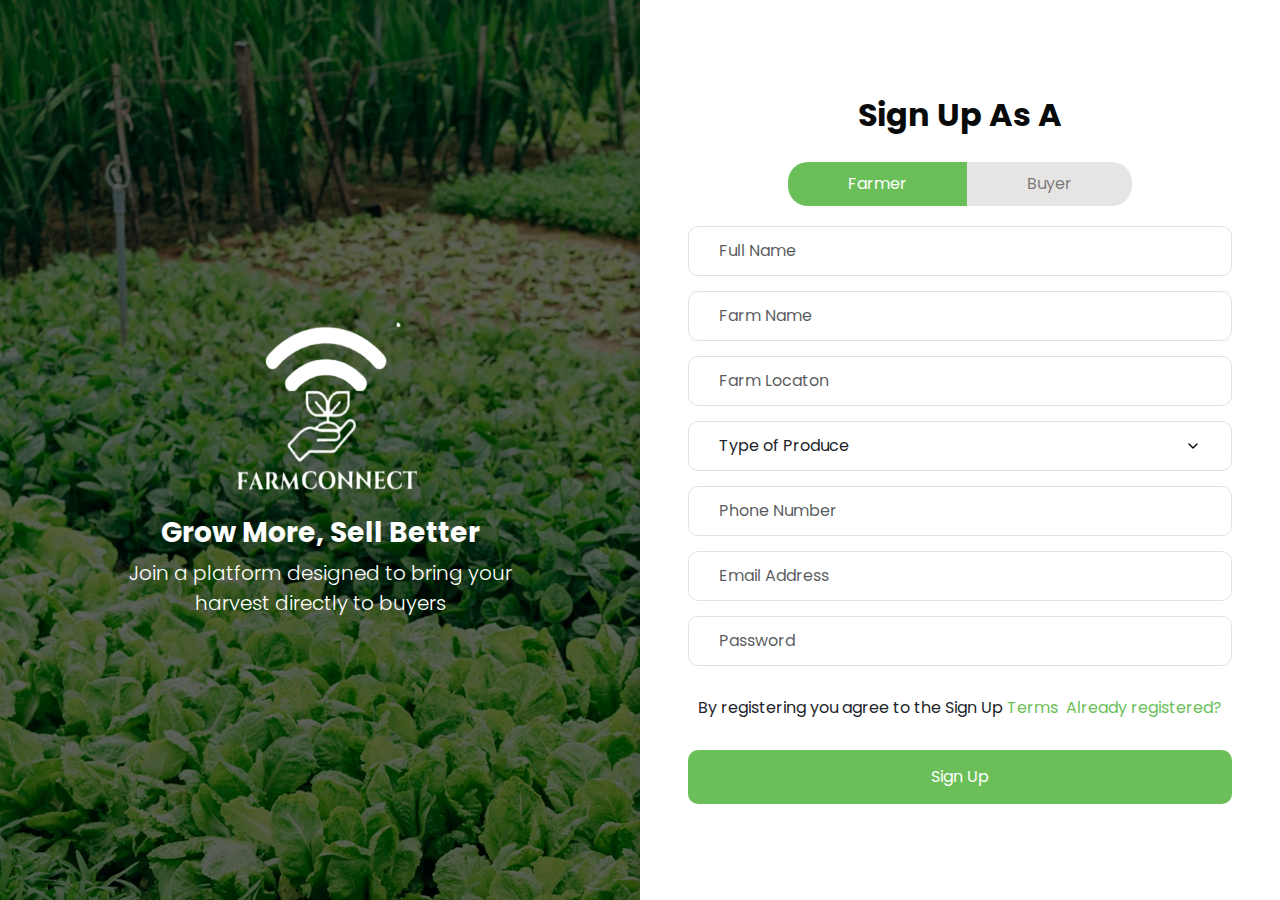
<file: sign-up_farmer.html>
<!DOCTYPE html>
<html lang="en">
  <head>
    <meta charset="UTF-8" />
    <meta name="viewport" content="width=device-width, initial-scale=1.0" />

    <!-- Bootstrap CSS -->
    <link
      href="https://cdn.jsdelivr.net/npm/bootstrap@5.0.2/dist/css/bootstrap.min.css"
      rel="stylesheet"
    />
    <!-- Style  -->
    <link rel="stylesheet" href="sign-up.css" />

    <!-- Java Script  -->
    <script type="text/javascript" src="script.js" defer></script>

    <!-- Google Fonts -->
    <link
      href="https://fonts.googleapis.com/css2?family=Poppins:wght@400;600&display=swap"
      rel="stylesheet"
    />

    <title>FarmConnect Sign UP</title>
  </head>
  <body>
    <div class="container-fluid">
      <div class="row signup-container">

        <!-- Left panel -->
        <div class="col-md-6 left-panel">
          <div class="overlay row">
            
            <div>
              <div>
                <img src="img/Logo.png" alt="FarmConnect Logo" class="logo" />
              </div>
              <h3 class="fw-bold">Grow More, Sell Better</h3>
              <p class="lead">
                Join a platform designed to bring your <br />harvest directly to
                buyers
              </p>
            </div>
          </div>
        </div>

        <!-- Right panel  -->
        <div
          class="col-md-6 d-flex flex-column justify-content-center p-5 shadow"
        >
          <div class="text-center">
            <h1>Sign Up As A</h1>
          </div>

          <div class="toggle-btns">
            <button class="toggle-btn active custom-radius" id="farmerToggle"  onclick="farmerClick()">
              Farmer
            </button>
            <button class="toggle-btn inactive custom-radius-II" id="buyerToggle"  onclick="buyerClick()">
              <a href="sign-up_buyer.html">Buyer</a>
            </button>
          </div>

          <form id="signupForm">
            <input
              type="text"
              name="full Name"
              class="form-control"
              placeholder="Full Name"
              required
            />
            <input
              type="text"
              name="farm name"
              class="form-control"
              placeholder="Farm Name"
              required
            />
            <input
              type="text"
              name="farm location"
              class="form-control"
              placeholder="Farm Locaton"
              required
            />

            <select name="type of produce" id="produce" class="form-control">
              <option value="Type of Produce" class="produce-type" selected>
                Type of Produce
              </option>
              <option value="vegetables">Vegetables</option>
              <option value="fruits">Fruits</option>
              <option value="grains">Grains</option>
              <option value="dairy">Dairy</option>
            </select>

            <input
              type="text"
              name="phone number"
              class="form-control"
              placeholder="Phone Number"
              required
            />
            <input
              type="email"
              name="email address"
              class="form-control"
              placeholder="Email Address"
              required
            />
            <div class="password-container">
            <input
              type="password"
              name="password"
              class="form-control"
              placeholder="Password"
              required
            />
            
            </div>
            
            <div class="terms">
            <span>By registering you agree to the Sign Up <a href="#">Terms</a></span>
            <a href="sign-in.html">Already registered?</a>
            </div>
            <button type="submit" class="btn signup-btn">Sign Up</button>
          </form>
        </div>
      </div>
    </div>
  </body>
</html>
</file>
<file: style.css>
* {
  box-sizing: border-box;
  margin: 0;
  font-family: "Poppins", sans-serif;
  font-optical-sizing: auto;
  font-style: normal;
}

.nav-container {
  display: flex;
  flex-direction: row;
  margin: 50px 0px 0px 150px;
  align-items: center;
}

.navbar-nav {
  list-style: none;
  display: flex;
  align-items: center;
  margin-left: 150px;
}

.nav-item {
  margin-right: 50px;
  
}

.nav-link {
  text-decoration: none;
  color: #08A045;
  font-weight: 600;
  font-size: 24px;
}

.nav-link:hover {
  color: #08A045;
  text-decoration: underline;
}


.btns {
  margin-left: 200px;
}

.btns a {
  text-decoration: none;
  color: #08A045;
  font-weight: 600;
  font-size: 32px;
  border-radius: 10px;
}

.btns a:first-child {
  color: #08A045;
  background-color: #FFF;
  border: 1px solid #08A045;
}

.btns a:first-child:hover {
  color: #FFF;
  background-color: #08A045;
  border: 1px solid #08A045;
}

.btns a:last-child {
  color: #FFF;
  background-color: #08A045;
  border: 1px solid #08A045;
}

.btns a:last-child:hover {
  background-color: #FFF;
  color: #08A045;
}

.first-section {
  margin: 100px 0px 150px 200px;
}

h1 {
  font-weight: bolder;
  margin-bottom: 20px;
}

.first-section p {
  font-weight: 700;
  font-size: 24px;
}

.first-section a {
  text-decoration: none;
  font-weight: 600;
  background-color: #44F072;
  color: #FFF;
  padding: 10px 20px;
  border-radius: 10px;
}

.first-section a:hover {
  color: #FFF;
  background-color: #08A045;
}

.first-section img {
  width: 880px;
  height: 636px;
}

.second-section {
  background-color: #08A045;
  color: #FFF;
  font-weight: 700;
  padding: 80px 60px;
}

.second-section h2 {
  font-size: 32px;
  font-weight: bold;
}

.second-section p {
  font-size: 24px;
}

.second-section a {
  font-size: 32px;
  font-weight: 700;
  text-transform: uppercase;
  color: #000;
  text-decoration: none;
  border-radius: 10px;
  padding: 10px 80px;
}

.second-section a:hover {
  background-color: #08A045;
  color: #FFF;
  border: 1px solid #FFF;
}

.third-section {
  padding: 100px;
}

.third-section .card {
  background-color: #08A045;
  color: #FFF;
  font-weight: 700;
  font-size: 24px;
  border-radius: 10px;
  width: 406px;
  height: 242px;
}

.third-section h2 {
  text-transform: uppercase;
  font-weight: 700;
  font-size: 32px;
  color: #08A045;
}

.fourth-section {
  background-color: #DFF2E4;
}

.fourth-section h2 {
  font-weight: 700;
  font-size: 32px;
  text-transform: uppercase;
  color: #08A045;
}

.fourth-section .card {
  border: 2px solid #08A045;
  width: 433px;
  height: 374px;
}

.fourth-section h4 {
  font-size: 32px;
  font-weight: 600;
}

.fourth-section p {
  font-size: 24px;
  font-weight: 600;
}

.fourth-section .btn {
  background-color: #08A045;
  color: #FFF;
  padding: 10px 50px;
  font-size: 32px;
  text-transform: uppercase;
  font-weight: 500;
}

.fourth-section a:hover {
  background-color: #DFF2E4;
  color: #08A045;
  border: 1px solid #08A045;
}

.fifth-section .why-card {
  background-color: #08A045;
  color: #FFF;
  justify-content: space-between;
  width: 406px;
  height: 242px;
}

.fifth-section h2 {
  color: #08A045;
  font-weight: 600;
  font-size: 32px;
  text-transform: uppercase;
}

.fifth-section h4 {
  font-size: 24px;
  font-weight: 600;

}

.fifth-section p {
  font-size: 20px;
  font-weight: 600;
}

.fifth-section .btn {
  background-color: #08A045;
  padding: 20px 40px;
  color: #FFF;
  border-radius: 10px;
  font-weight: 600;
  font-size: 20px;
}

.fifth-section a:hover {
  background-color: #FFF;
  color: #08A045;
  border: 1px solid #08A045;
}

footer {
  text-align: center;
}


footer h5 {
  color: #08A045;
  font-size: 20px;
}

footer p {
  font-weight: 600;
  font-size: 20px;
  max-width: 600px;
}
</file>
<file: category.css>
body {
    background-color: #FFF;
    min-height: 100vh;
  }

  a {
    text-decoration: none;
  }

  .bi {
    margin-right: 10px;
  }

  .search-bar {
    margin: 20px 0;
    margin: 0px auto;
  }

  .search-bar .form-control {
    text-transform: uppercase;
    font-size: 20px;
    font-weight: 700;
    border: 3px solid #08A045;
    border-radius: 10px;
    margin: 60px 0px;
  }

  .sidebar {
    background-color: #08A045;
    border-radius: 0px 10px 10px 0px;
    color: #FFF;
    min-height: 100vh;
    padding: 50px;
  }


.sidebar a {
    color: white;
    text-decoration: none;
    display: block;
    margin: 40px auto;
    font-size: 20px;
    font-weight: 400;
  }

  .sidebar a.active {
    background-color: #FFF;
    color: #000;
    padding: 20px 10px;
    border-radius: 8px;
    text-decoration: solid;
    font-weight: 500;
  }


  .sidebar .inactive:hover {
    text-decoration: underline;
  }

 
  .sidebar .logo {
    background-color: #FFF;
    width: 140px;
    height: 140px;
    padding: 25px 22px;
    margin: 40px auto 50px auto;
    border-radius: 100px;
  }

  .sidebar img {
    width: 100px;
  }

  .toggle-btns {
    border: 2px solid #08A045;
    border-radius: 12px;
    background-color: #FFF;
    margin-left: 60px;
    
  }

  .toggle-btn {
    border: none;
    background: none;
    color: #08A045;
    font-weight: 700;
    font-size: 16px;
    padding: auto;
  }

  div .toggle-btn {
    margin: 5px 10px;
  }

  div .active {
    background-color: #D9D9D9;
    color: #000;
    padding: 10px 8px;
    border-radius: 10px;
  }

  div .inactive:hover {
    text-decoration: underline;
  }

  .categories {
    margin: 40px 60px;
    justify-content: space-between;
    
  }

  .categories button {
    background-color: #DDB771;
    color: #FFF;
    font-weight: 700;
    border: none;
    border-radius: 10px;
    padding: 10px 160px;
    margin-top: 30px;
  }

  .categories button:hover {
    background-color: #a88b54;
  }
</file>
<file: farmers-db.css>
body,
html {
  margin: 0;
  font-family: "Poppins", sans-serif;
}

.db-container {
  height: 100vh;
}

.left-panel {
    background: url(img/farmer_harvesting.png) no-repeat;
    color: white;
    display: block;
    justify-content: center;
  }

.logo {
    margin: 30px;
}

h1 {
    font-size: 32px;
    font-weight: bolder;
    color: #08A045;
    margin-bottom: 30px;
  }

  form {
    background-color: #DFF2E4;
    border-radius: 10px;
    padding: 20px 20px 40px 20px;
  }

  #category {
    background-image: url('data:image/svg+xml;charset=UTF-8,<svg xmlns="http://www.w3.org/2000/svg" width="16" height="16" viewBox="0 0 24 24" fill="none" stroke="black" stroke-width="2" stroke-linecap="round" stroke-linejoin="round"><polyline points="6 9 12 15 18 9 "></polyline></svg>');
    background-repeat: no-repeat;
    background-position: right 30px center;
    background-size: 16px;
  }

  #type {
    background-image: url('data:image/svg+xml;charset=UTF-8,<svg xmlns="http://www.w3.org/2000/svg" width="16" height="16" viewBox="0 0 24 24" fill="none" stroke="black" stroke-width="2" stroke-linecap="round" stroke-linejoin="round"><polyline points="6 9 12 15 18 9 "></polyline></svg>');
    background-repeat: no-repeat;
    background-position: right 30px center;
    background-size: 16px;
  }


  .form-control {
    padding: 20px 20px;
    border: none;
    border-radius: 10px;
  }

  form p {
    margin-top: 10px;
    color: #000;
  }

  .add-image-container {
    text-align: center;
  }

  .image-box {
    width: 208px;
      height: 170px;
      display: flex;
      justify-content: center;
      align-items: center;
      background-color: #FFF;
      border-radius: 8px;
      margin-bottom: 10px;
      cursor: pointer;
  }

  .image-box .plus {
    font-size: 50px;
    color: #000;
  }


  input[type="file"] {
    display: none;
  }
   
.submit-btn {
    text-align: center;
}

  .btn {
    background-color: #08A045;
    color: #FFF;
    border-radius: 10px;
    padding: 8px 70px;
    margin: 30px 0px 10px 0px;
  }

 .form-text a {
    text-decoration: none;
    color: #08A045;
  }

  .form-text a:hover {
    color: #08A045;
    text-decoration: underline;
  }
</file>
<file: message.css>
body {
    background-color: #FFF;
    min-height: 100vh;
  }

  a {
    text-decoration: none;
  }

  .bi {
    margin-right: 10px;
  }

  .search-bar {
    margin: 20px 0;
    margin: 0px auto;
  }

  .search-bar .form-control {
    text-transform: uppercase;
    font-size: 20px;
    font-weight: 700;
    border: 3px solid #08A045;
    border-radius: 10px;
    margin: 60px 0px;
  }

  .sidebar {
    background-color: #08A045;
    border-radius: 0px 10px 10px 0px;
    color: #FFF;
    min-height: 100vh;
    padding: 50px;
  }


.sidebar a {
    color: white;
    text-decoration: none;
    display: block;
    margin: 40px auto;
    font-size: 20px;
    font-weight: 400;
  }

  .sidebar a.active {
    background-color: #FFF;
    color: #000;
    padding: 20px 10px;
    border-radius: 8px;
    text-decoration: solid;
    font-weight: 500;
  }


  .sidebar .inactive:hover {
    text-decoration: underline;
  }

 
  .sidebar .logo {
    background-color: #FFF;
    width: 140px;
    height: 140px;
    padding: 25px 22px;
    margin: 40px auto 50px auto;
    border-radius: 100px;
  }

  .sidebar img {
    width: 100px;
  }
</file>
<file: profile.css>
body {
    background-color: #FFF;
    min-height: 100vh;
  }

  a {
    text-decoration: none;
  }

  .bi {
    margin-right: 10px;
  }

  .search-bar {
    margin: 20px 0;
    margin: 0px auto;
  }

  .search-bar .form-control {
    text-transform: uppercase;
    font-size: 20px;
    font-weight: 700;
    border: 3px solid #08A045;
    border-radius: 10px;
    margin: 60px 0px;
  }

  .sidebar {
    background-color: #08A045;
    border-radius: 0px 10px 10px 0px;
    color: #FFF;
    min-height: 100vh;
    padding: 50px;
  }


.sidebar a {
    color: white;
    text-decoration: none;
    display: block;
    margin: 40px auto;
    font-size: 20px;
    font-weight: 400;
  }

  .sidebar a.active {
    background-color: #FFF;
    color: #000;
    padding: 20px 10px;
    border-radius: 8px;
    text-decoration: solid;
    font-weight: 500;
  }


  .sidebar .inactive:hover {
    text-decoration: underline;
  }

 
  .sidebar .logo {
    background-color: #FFF;
    width: 140px;
    height: 140px;
    padding: 25px 22px;
    margin: 40px auto 50px auto;
    border-radius: 100px;
  }

  .sidebar img {
    width: 100px;
  }
</file>
<file: rate-us.css>
body {
    background-color: #FFF;
    min-height: 100vh;
  }

  a {
    text-decoration: none;
  }

  .bi {
    margin-right: 10px;
  }

  .search-bar {
    margin: 20px 0;
    margin: 0px auto;
  }

  .search-bar .form-control {
    text-transform: uppercase;
    font-size: 20px;
    font-weight: 700;
    border: 3px solid #08A045;
    border-radius: 10px;
    margin: 60px 0px;
  }

  .sidebar {
    background-color: #08A045;
    border-radius: 0px 10px 10px 0px;
    color: #FFF;
    min-height: 100vh;
    padding: 50px;
  }


.sidebar a {
    color: white;
    text-decoration: none;
    display: block;
    margin: 40px auto;
    font-size: 20px;
    font-weight: 400;
  }

  .sidebar a.active {
    background-color: #FFF;
    color: #000;
    padding: 20px 10px;
    border-radius: 8px;
    text-decoration: solid;
    font-weight: 500;
  }


  .sidebar .inactive:hover {
    text-decoration: underline;
  }

 
  .sidebar .logo {
    background-color: #FFF;
    width: 140px;
    height: 140px;
    padding: 25px 22px;
    margin: 40px auto 50px auto;
    border-radius: 100px;
  }

  .sidebar img {
    width: 100px;
  }
</file>
<file: settings.css>
body {
    background-color: #FFF;
    min-height: 100vh;
  }

  a {
    text-decoration: none;
  }

  .bi {
    margin-right: 10px;
  }

  .search-bar {
    margin: 20px 0;
    margin: 0px auto;
  }

  .search-bar .form-control {
    text-transform: uppercase;
    font-size: 20px;
    font-weight: 700;
    border: 3px solid #08A045;
    border-radius: 10px;
    margin: 60px 0px;
  }

  .sidebar {
    background-color: #08A045;
    border-radius: 0px 10px 10px 0px;
    color: #FFF;
    min-height: 100vh;
    padding: 50px;
  }


.sidebar a {
    color: white;
    text-decoration: none;
    display: block;
    margin: 40px auto;
    font-size: 20px;
    font-weight: 400;
  }

  .sidebar a.active {
    background-color: #FFF;
    color: #000;
    padding: 20px 10px;
    border-radius: 8px;
    text-decoration: solid;
    font-weight: 500;
  }


  .sidebar .inactive:hover {
    text-decoration: underline;
  }

 
  .sidebar .logo {
    background-color: #FFF;
    width: 140px;
    height: 140px;
    padding: 25px 22px;
    margin: 40px auto 50px auto;
    border-radius: 100px;
  }

  .sidebar img {
    width: 100px;
  }
</file>
<file: sign-in.css>
body,
html {
  margin: 0;
  font-family: "Poppins", sans-serif;
}

.signin-container {
  height: 100vh;
}

.left-panel {
  background: url(img/crops.jpeg);
  color: white;
  display: block;
  justify-content: center;
  text-align: center;
}

.overlay {
  background-color: rgba(0, 0, 0, 0.6);
  align-items: center;
  height: 100vh;
}

.logo {
  width: 200px;
  height: 230px;
  filter: brightness(0) invert(1);
  margin-bottom: 20px;
}

h1 {
    font-size: 32px;
    font-weight: bolder;
    color: #080b0a;
    margin-bottom: 50px;
  }

.form-control {
    margin-bottom: 15px;
    padding: 12px 0px 12px 30px;
    border-radius: 10px;
    border: 1px solid #000;
  }

.forgot-p {
  display: flex;
  justify-content: space-between;
}

 .forgot-p a {
    text-decoration: solid;
    color: #63ad52;
 }

 .forgot-p a:hover {
    text-decoration: underline;
 }

  .signin-btn {
    background-color: #6bbf59;
    color: #ffff;
    padding: 15px 15px;
    border: none;
    border-radius: 10px;
    width: 100%;
    margin-top: 50px;
  }

  .signin-btn a {
    text-decoration: none;
    color: #FFF;
  }

  .signin-btn:hover {
    background-color: #63ad52;
    color: #ffff;
}

.divider {
    display: flex;
    align-items: center ;
    text-align: center;
  }

  .divider::before,
  .divider::after {
    content: "";
    flex: 1;
    border-bottom: 1px solid #000;
  }

  .divider:not(:empty)::before {
    margin-right: 10px;
  }

  .divider:not(:empty)::after {
    margin-left: 10px;
  }

 .alt-signin {
    margin-top: 20px;
 } 

.alt-signinBtn {
    background-color: #000;
    color: #ffff;
    font-weight: bold;
    padding: 15px 15px;
    border: none;
    border-radius: 10px;
    width: 100%;
    margin-top: 30px;
    transition: calc(1.2);
  }

.alt-signinBtn img {
    padding-right: 10px;
}
</file>
<file: sign-up.css>
body,
html {
  margin: 0;
  font-family: "Poppins", sans-serif;
}

.signup-container {
  height: 100vh;
}

.left-panel {
  background: url(img/crops.jpeg);
  color: white;
  display: block;
  justify-content: center;
  text-align: center;
}

.overlay {
  background-color: rgba(0, 0, 0, 0.6);
  align-items: center;
  height: 100vh;
}
 
.logo {
  width: 200px;
  height: 230px;
  filter: brightness(0) invert(1);
  margin-bottom: 20px;
}

h1 {
  font-size: 32px;
  font-weight: bolder;
  color: #080b0a;
}

.toggle-btns {
  display: flex;
  justify-content: center;
  margin: 20px 0px 20px 0px;
  overflow: hidden;
}

.toggle-btn {
  border: none;
  padding: 10px 60px;
  cursor: pointer;
  transition: all 0.3s ease;
}

.toggle-btn.active {
  background-color: #6bbf59;
  color: #FFFF
}

.toggle-btn.active:hover {
    color: #FFFF;
}

.toggle-btn.inactive {
  background-color: #c2bbbb66;
  color: #080b0a80;
}

.toggle-btn.inactive:hover {
    background-color: #cac6c6;
}

.toggle-btn.inactive a:hover {
    color: #080b0a80;
}

.custom-radius {
    border-radius: 20px 0px 0px 20px;
}

.custom-radius-II {
    border-radius: 0px 20px 20px 0px;
}

a {
    text-decoration: none;
    color: inherit;
}

.form-control {
  margin-bottom: 15px;
  padding: 12px 0px 12px 30px;
  border-radius: 10px;
  border: 1px solid #080b0abf 75%;
}

#produce {
  background-image: url('data:image/svg+xml;charset=UTF-8,<svg xmlns="http://www.w3.org/2000/svg" width="16" height="16" viewBox="0 0 24 24" fill="none" stroke="black" stroke-width="2" stroke-linecap="round" stroke-linejoin="round"><polyline points="6 9 12 15 18 9 "></polyline></svg>');
  background-repeat: no-repeat;
  background-position: right 30px center;
  background-size: 16px;
}

.produce-type {
  color: #636c72;
}

.terms {
    display: flex;
    justify-content: space-between;
    margin: 30px 10px 30px 10px;
}

.terms a {
    text-decoration: solid;
    color: #6bbf59;
}

.terms a:hover {
    text-decoration: underline;
}

.signup-btn {
  background-color: #6bbf59;
  color: #ffff;
  padding: 15px 15px;
  border: none;
  border-radius: 10px;
  width: 100%;
}

.signup-btn a {
  text-decoration: none;
  color: #FFF;
}

.signup-btn:hover {
    background-color: #63ad52;
    color: #ffff;
}
</file>
